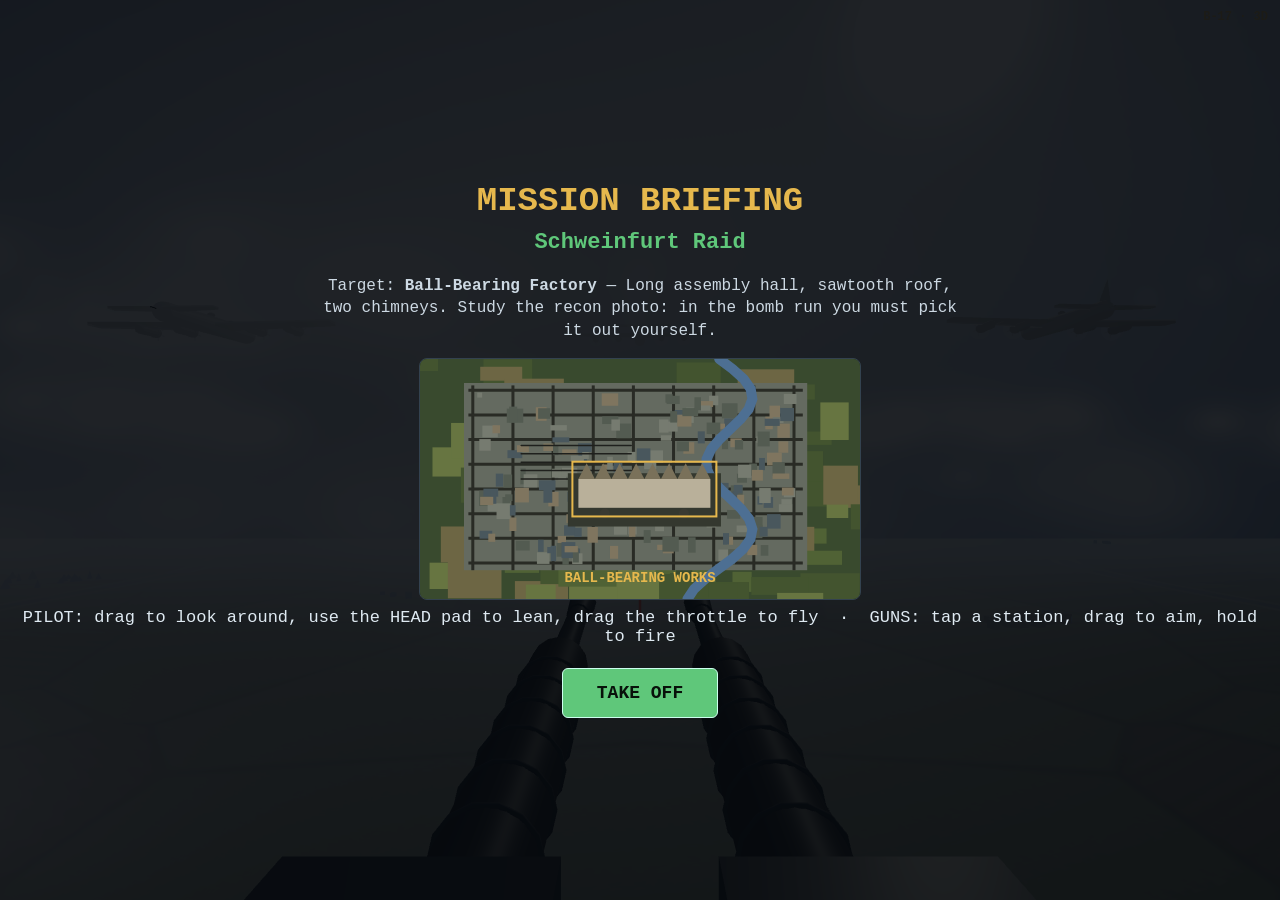
<file: index.html>
<!DOCTYPE html>
<html lang="en">
<head>
  <meta charset="UTF-8" />
  <meta name="viewport" content="width=device-width, initial-scale=1.0, maximum-scale=1.0, user-scalable=no, viewport-fit=cover" />
  <meta name="apple-mobile-web-app-capable" content="yes" />
  <meta name="mobile-web-app-capable" content="yes" />
  <meta name="theme-color" content="#0a0f14" />
  <title>B-17 Flying Fortress</title>
  <style>
    html, body { margin: 0; height: 100%; overflow: hidden; background: #000; touch-action: none;
      font-family: "Courier New", monospace; -webkit-user-select: none; user-select: none; color: #dfeaf2; }
    #c, #o { position: fixed; inset: 0; width: 100vw; height: 100vh; display: block; }
    #o { z-index: 2; }
    #bar { position: fixed; z-index: 3; left: 8px; bottom: 8px; display: flex; flex-wrap: wrap; gap: 5px; max-width: 52vw; }
    #bar button, #drop, .scrn-btn { font-family: inherit; font-weight: bold; color: #cdd9e3;
      background: rgba(14,20,26,0.82); border: 1px solid #33424f; border-radius: 6px; }
    #bar button { font-size: 12px; padding: 7px 9px; }
    #bar button.active { background: #5fc77a; color: #08110a; border-color: #cfe; }
    #tag { position: fixed; right: 12px; top: 10px; z-index: 3; color: #e6b84d; font-weight: bold; font-size: 12px; opacity: .85; }
    #drop { position: fixed; z-index: 4; left: 50%; transform: translateX(-50%); bottom: 18px; display: none;
      font-size: 18px; padding: 14px 30px; background: #5fc77a; color: #08110a; border-color: #cfe; }
    #screen { position: fixed; inset: 0; z-index: 5; display: none; flex-direction: column; align-items: center;
      justify-content: center; text-align: center; background: rgba(7,11,15,0.9); padding: 20px; }
    #screen h1 { color: #e6b84d; margin: 0 0 6px; font-size: clamp(20px, 5vw, 34px); }
    #screen h2 { color: #5fc77a; margin: 4px 0; font-size: clamp(15px, 3.5vw, 22px); }
    #screen p { color: #cdd9e3; max-width: 640px; line-height: 1.4; font-size: clamp(13px, 2.6vw, 16px); }
    #screen .rows { margin: 8px 0; font-size: clamp(13px, 2.8vw, 17px); }
    #screen .scrn-btn { margin-top: 14px; font-size: 18px; padding: 14px 34px; background: #5fc77a; color: #08110a; border-color: #cfe; }
  </style>
  <script type="importmap">
  { "imports": { "three": "./vendor/three.module.min.js" } }
  </script>
</head>
<body>
  <canvas id="c"></canvas>
  <canvas id="o"></canvas>
  <button id="drop">DROP BOMBS</button>
  <div id="screen"></div>
  <div id="tag">B-17 · 3D</div>
  <script type="module" src="./js/g3d/game.js"></script>
</body>
</html>
</file>
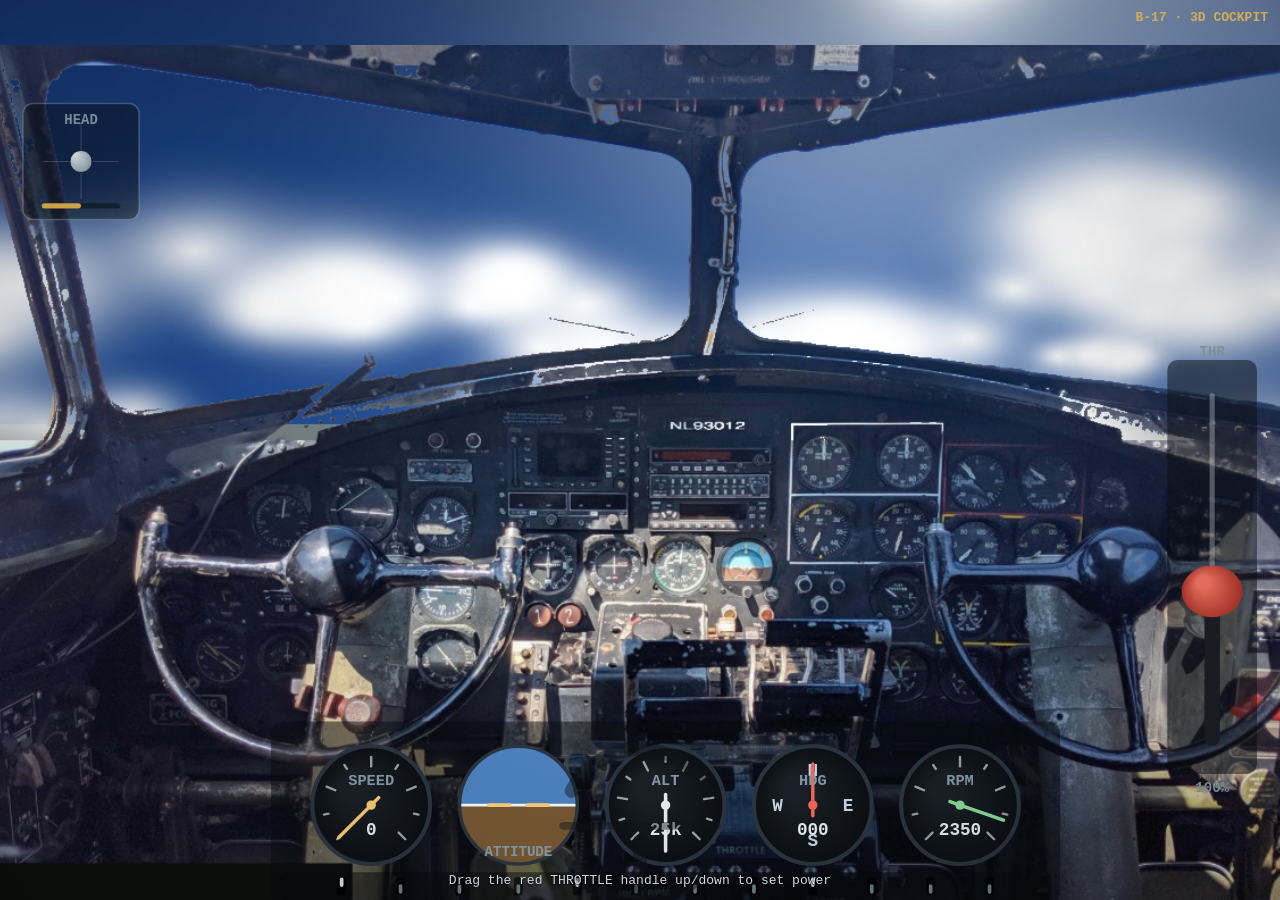
<file: 3d.html>
<!DOCTYPE html>
<html lang="en">
<head>
  <meta charset="UTF-8" />
  <meta name="viewport" content="width=device-width, initial-scale=1.0, maximum-scale=1.0, user-scalable=no, viewport-fit=cover" />
  <title>B-17 — 3D Cockpit Preview</title>
  <style>
    html, body { margin: 0; height: 100%; overflow: hidden; background: #000; touch-action: none; font-family: "Courier New", monospace; }
    #c, #o { position: fixed; inset: 0; width: 100vw; height: 100vh; display: block; }
    #o { z-index: 2; }
    #tag { position: fixed; right: 12px; top: 10px; z-index: 3; color: #e6b84d; font-weight: bold; font-size: 13px; opacity: .85; }
    #hint { position: fixed; left: 0; right: 0; bottom: 12px; z-index: 3; text-align: center; color: #cdd9e3; text-shadow: 0 1px 2px #000; font-size: 13px; }
  </style>
  <script type="importmap">
  { "imports": { "three": "./vendor/three.module.min.js" } }
  </script>
</head>
<body>
  <canvas id="c"></canvas>
  <canvas id="o"></canvas>
  <div id="tag">B-17 · 3D COCKPIT</div>
  <div id="hint">Drag the red THROTTLE handle up/down to set power</div>
  <span id="spd" style="display:none"></span>
  <script type="module" src="./js/g3d/main3d.js"></script>
</body>
</html>
</file>
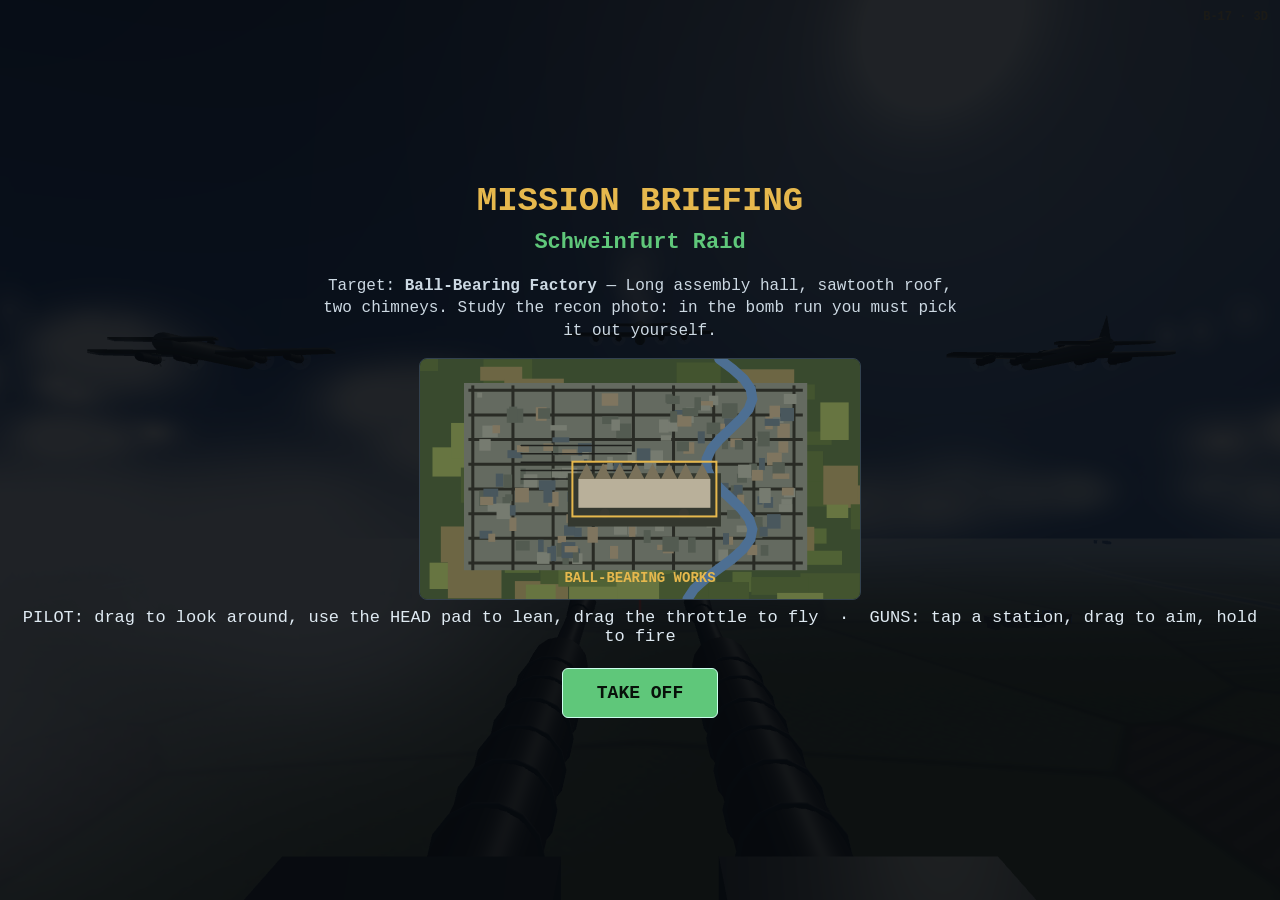
<file: game3d.html>
<!DOCTYPE html>
<html lang="en">
<head>
  <meta charset="UTF-8" />
  <meta name="viewport" content="width=device-width, initial-scale=1.0, maximum-scale=1.0, user-scalable=no, viewport-fit=cover" />
  <title>B-17 Flying Fortress — 3D</title>
  <style>
    html, body { margin: 0; height: 100%; overflow: hidden; background: #000; touch-action: none;
      font-family: "Courier New", monospace; -webkit-user-select: none; user-select: none; color: #dfeaf2; }
    #c, #o { position: fixed; inset: 0; width: 100vw; height: 100vh; display: block; }
    #o { z-index: 2; }
    #bar { position: fixed; z-index: 3; left: 8px; bottom: 8px; display: flex; flex-wrap: wrap; gap: 5px; max-width: 52vw; }
    #bar button, #drop, .scrn-btn { font-family: inherit; font-weight: bold; color: #cdd9e3;
      background: rgba(14,20,26,0.82); border: 1px solid #33424f; border-radius: 6px; }
    #bar button { font-size: 12px; padding: 7px 9px; }
    #bar button.active { background: #5fc77a; color: #08110a; border-color: #cfe; }
    #tag { position: fixed; right: 12px; top: 10px; z-index: 3; color: #e6b84d; font-weight: bold; font-size: 12px; opacity: .85; }
    #drop { position: fixed; z-index: 4; left: 50%; transform: translateX(-50%); bottom: 18px; display: none;
      font-size: 18px; padding: 14px 30px; background: #5fc77a; color: #08110a; border-color: #cfe; }
    #screen { position: fixed; inset: 0; z-index: 5; display: none; flex-direction: column; align-items: center;
      justify-content: center; text-align: center; background: rgba(7,11,15,0.9); padding: 20px; }
    #screen h1 { color: #e6b84d; margin: 0 0 6px; font-size: clamp(20px, 5vw, 34px); }
    #screen h2 { color: #5fc77a; margin: 4px 0; font-size: clamp(15px, 3.5vw, 22px); }
    #screen p { color: #cdd9e3; max-width: 640px; line-height: 1.4; font-size: clamp(13px, 2.6vw, 16px); }
    #screen .rows { margin: 8px 0; font-size: clamp(13px, 2.8vw, 17px); }
    #screen .scrn-btn { margin-top: 14px; font-size: 18px; padding: 14px 34px; background: #5fc77a; color: #08110a; border-color: #cfe; }
  </style>
  <script type="importmap">
  { "imports": { "three": "./vendor/three.module.min.js" } }
  </script>
</head>
<body>
  <canvas id="c"></canvas>
  <canvas id="o"></canvas>
  <button id="drop">DROP BOMBS</button>
  <div id="screen"></div>
  <div id="tag">B-17 · 3D</div>
  <script type="module" src="./js/g3d/game.js"></script>
</body>
</html>
</file>
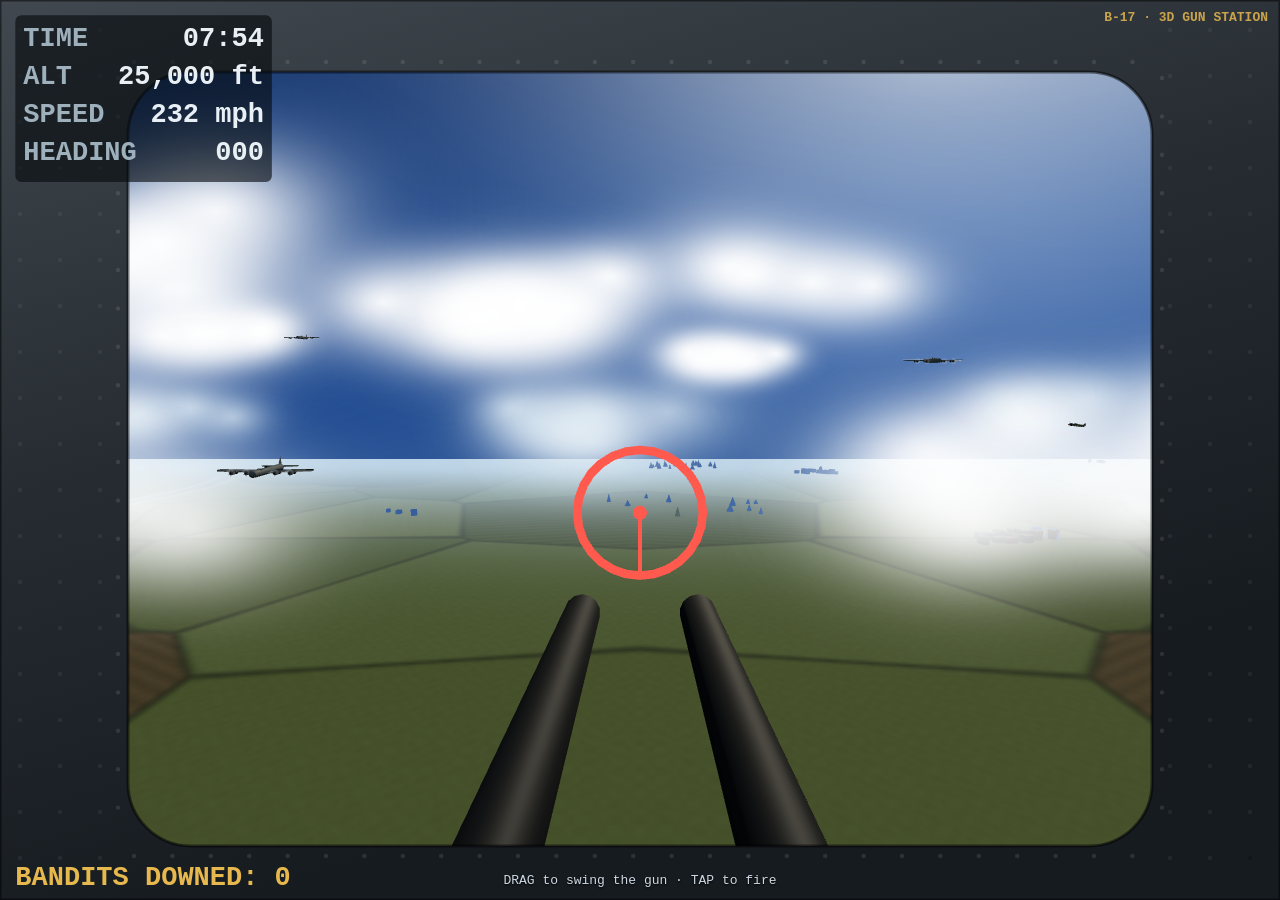
<file: gun.html>
<!DOCTYPE html>
<html lang="en">
<head>
  <meta charset="UTF-8" />
  <meta name="viewport" content="width=device-width, initial-scale=1.0, maximum-scale=1.0, user-scalable=no, viewport-fit=cover" />
  <title>B-17 — 3D Gun Station</title>
  <style>
    html, body { margin: 0; height: 100%; overflow: hidden; background: #000; touch-action: none; font-family: "Courier New", monospace; }
    #c, #o { position: fixed; inset: 0; width: 100vw; height: 100vh; display: block; }
    #o { z-index: 2; }
    #tag { position: fixed; right: 12px; top: 10px; z-index: 3; color: #e6b84d; font-weight: bold; font-size: 13px; opacity: .85; }
    #hint { position: fixed; left: 0; right: 0; bottom: 12px; z-index: 3; text-align: center; color: #cdd9e3; text-shadow: 0 1px 2px #000; font-size: 13px; }
  </style>
  <script type="importmap">
  { "imports": { "three": "./vendor/three.module.min.js" } }
  </script>
</head>
<body>
  <canvas id="c"></canvas>
  <canvas id="o"></canvas>
  <div id="tag">B-17 · 3D GUN STATION</div>
  <div id="hint">DRAG to swing the gun · TAP to fire</div>
  <script type="module" src="./js/g3d/maingun.js"></script>
</body>
</html>
</file>
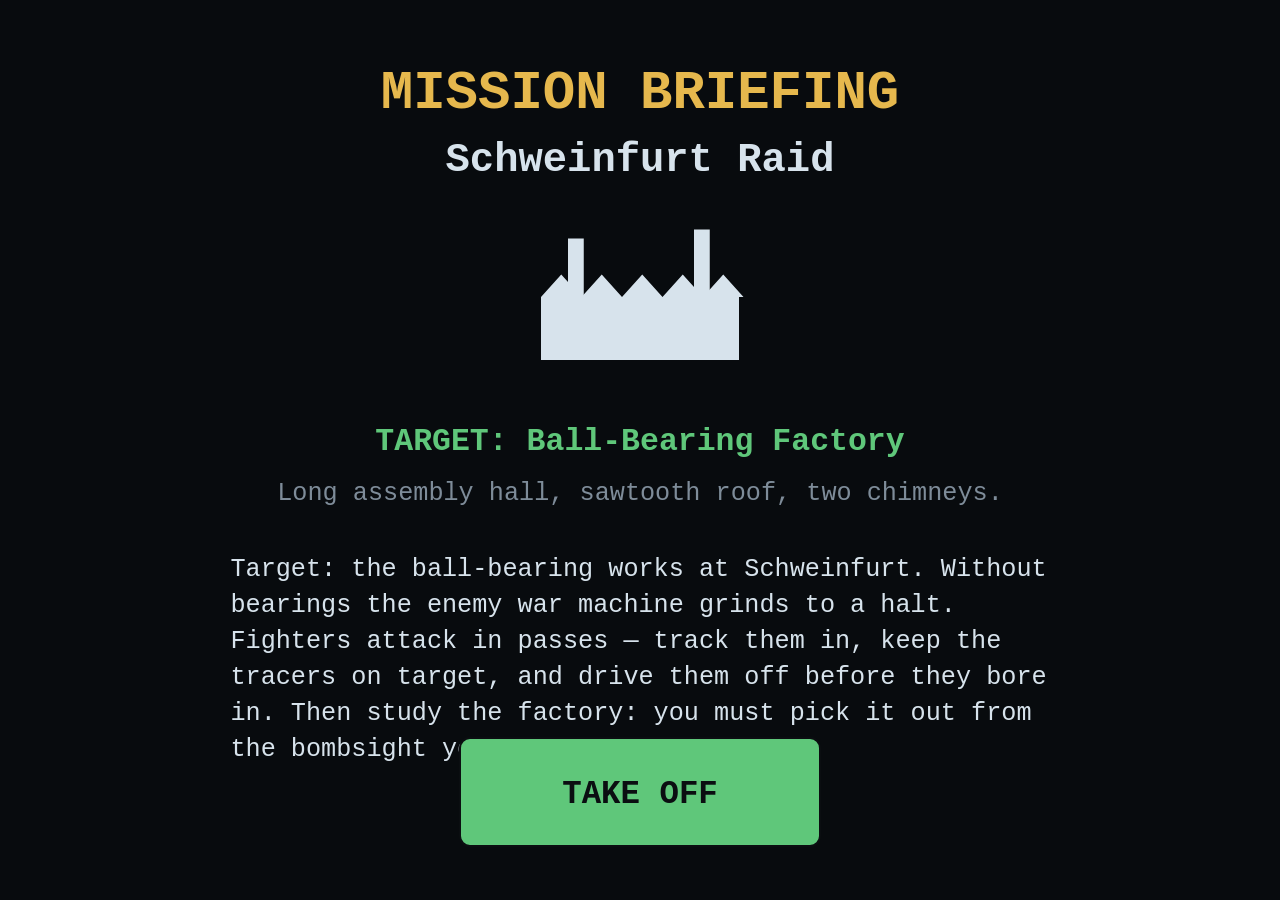
<file: index2d.html>
<!DOCTYPE html>
<html lang="en">
<head>
  <meta charset="UTF-8" />
  <meta name="viewport" content="width=device-width, initial-scale=1.0, maximum-scale=1.0, user-scalable=no, viewport-fit=cover" />
  <meta name="apple-mobile-web-app-capable" content="yes" />
  <meta name="mobile-web-app-capable" content="yes" />
  <meta name="theme-color" content="#1a2026" />
  <title>B-17: Flying Fortress</title>
  <link rel="stylesheet" href="./css/style.css" />
</head>
<body>
  <canvas id="game" aria-label="B-17 Flying Fortress game"></canvas>
  <script type="module" src="./js/main.js"></script>
</body>
</html>
</file>
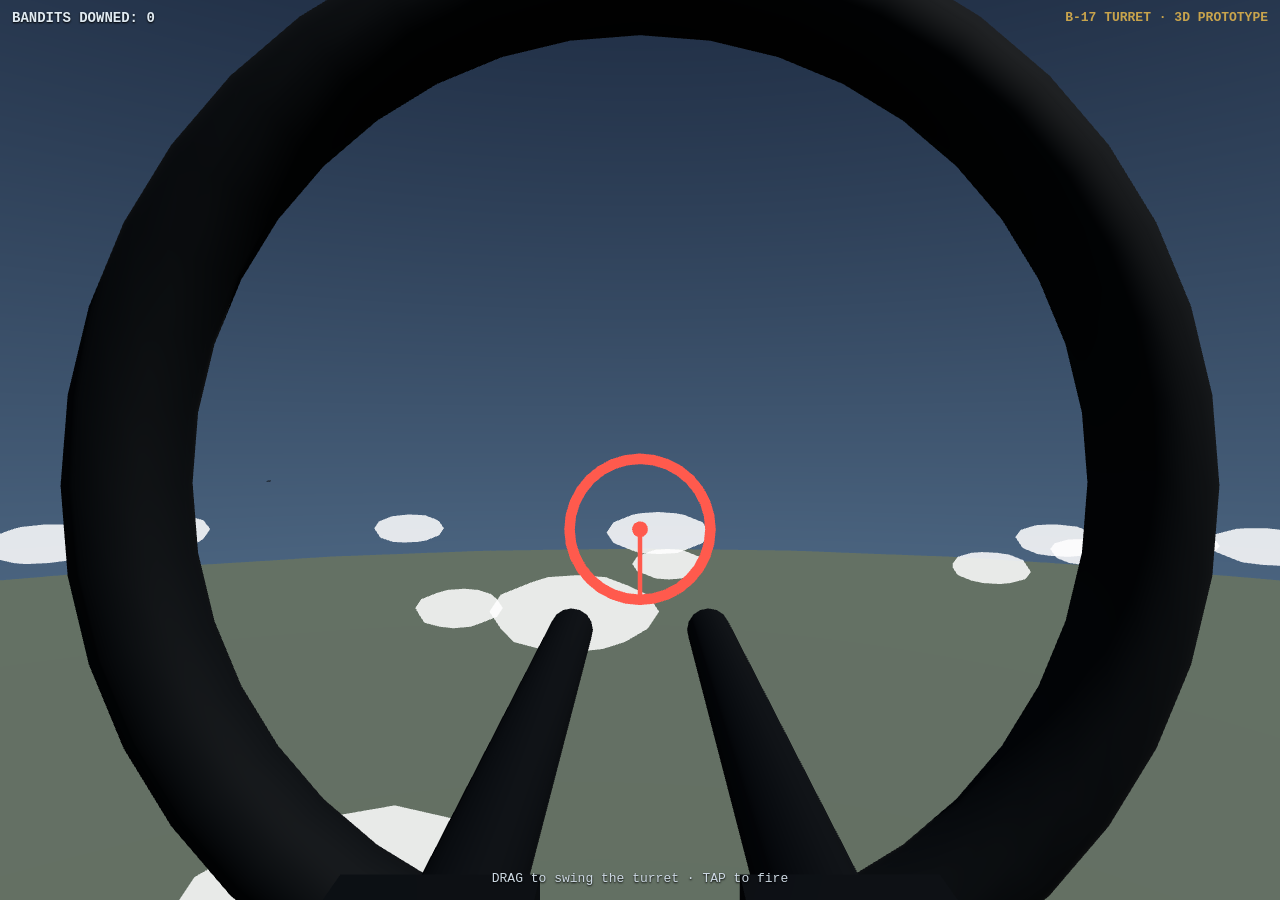
<file: proto/turret.html>
<!DOCTYPE html>
<html lang="en">
<head>
  <meta charset="UTF-8" />
  <meta name="viewport" content="width=device-width, initial-scale=1.0, maximum-scale=1.0, user-scalable=no, viewport-fit=cover" />
  <title>B-17 Turret — 3D Prototype</title>
  <style>
    html, body { margin: 0; height: 100%; overflow: hidden; background: #000; touch-action: none; font-family: "Courier New", monospace; }
    #c { display: block; width: 100vw; height: 100vh; }
    #hud { position: fixed; left: 12px; top: 10px; color: #dfeaf2; text-shadow: 0 1px 2px #000; font-weight: bold; font-size: 14px; }
    #hint { position: fixed; left: 0; right: 0; bottom: 14px; text-align: center; color: #cdd9e3; text-shadow: 0 1px 2px #000; font-size: 13px; }
    #tag { position: fixed; right: 12px; top: 10px; color: #e6b84d; font-weight: bold; font-size: 13px; opacity: .85; }
  </style>
  <script type="importmap">
  { "imports": { "three": "./vendor/three.module.min.js" } }
  </script>
</head>
<body>
  <canvas id="c"></canvas>
  <div id="hud">BANDITS DOWNED: <span id="score">0</span></div>
  <div id="tag">B-17 TURRET · 3D PROTOTYPE</div>
  <div id="hint">DRAG to swing the turret · TAP to fire</div>
  <script type="module" src="./turret.js"></script>
</body>
</html>
</file>
<file: css/style.css>
/* B-17 Flying Fortress — full-bleed canvas game, phone-first landscape. */

* {
  margin: 0;
  padding: 0;
  box-sizing: border-box;
}

html, body {
  width: 100%;
  height: 100%;
  overflow: hidden;
  background: #0b0e11;
  /* Stop the page itself from scrolling / pinch-zooming during play. */
  touch-action: none;
  -webkit-user-select: none;
  user-select: none;
  -webkit-tap-highlight-color: transparent;
  overscroll-behavior: none;
  font-family: "Courier New", ui-monospace, monospace;
}

#game {
  display: block;
  width: 100vw;
  height: 100vh;
  /* The canvas owns all touch; never let the browser interpret gestures. */
  touch-action: none;
  cursor: crosshair;
}
</file>
